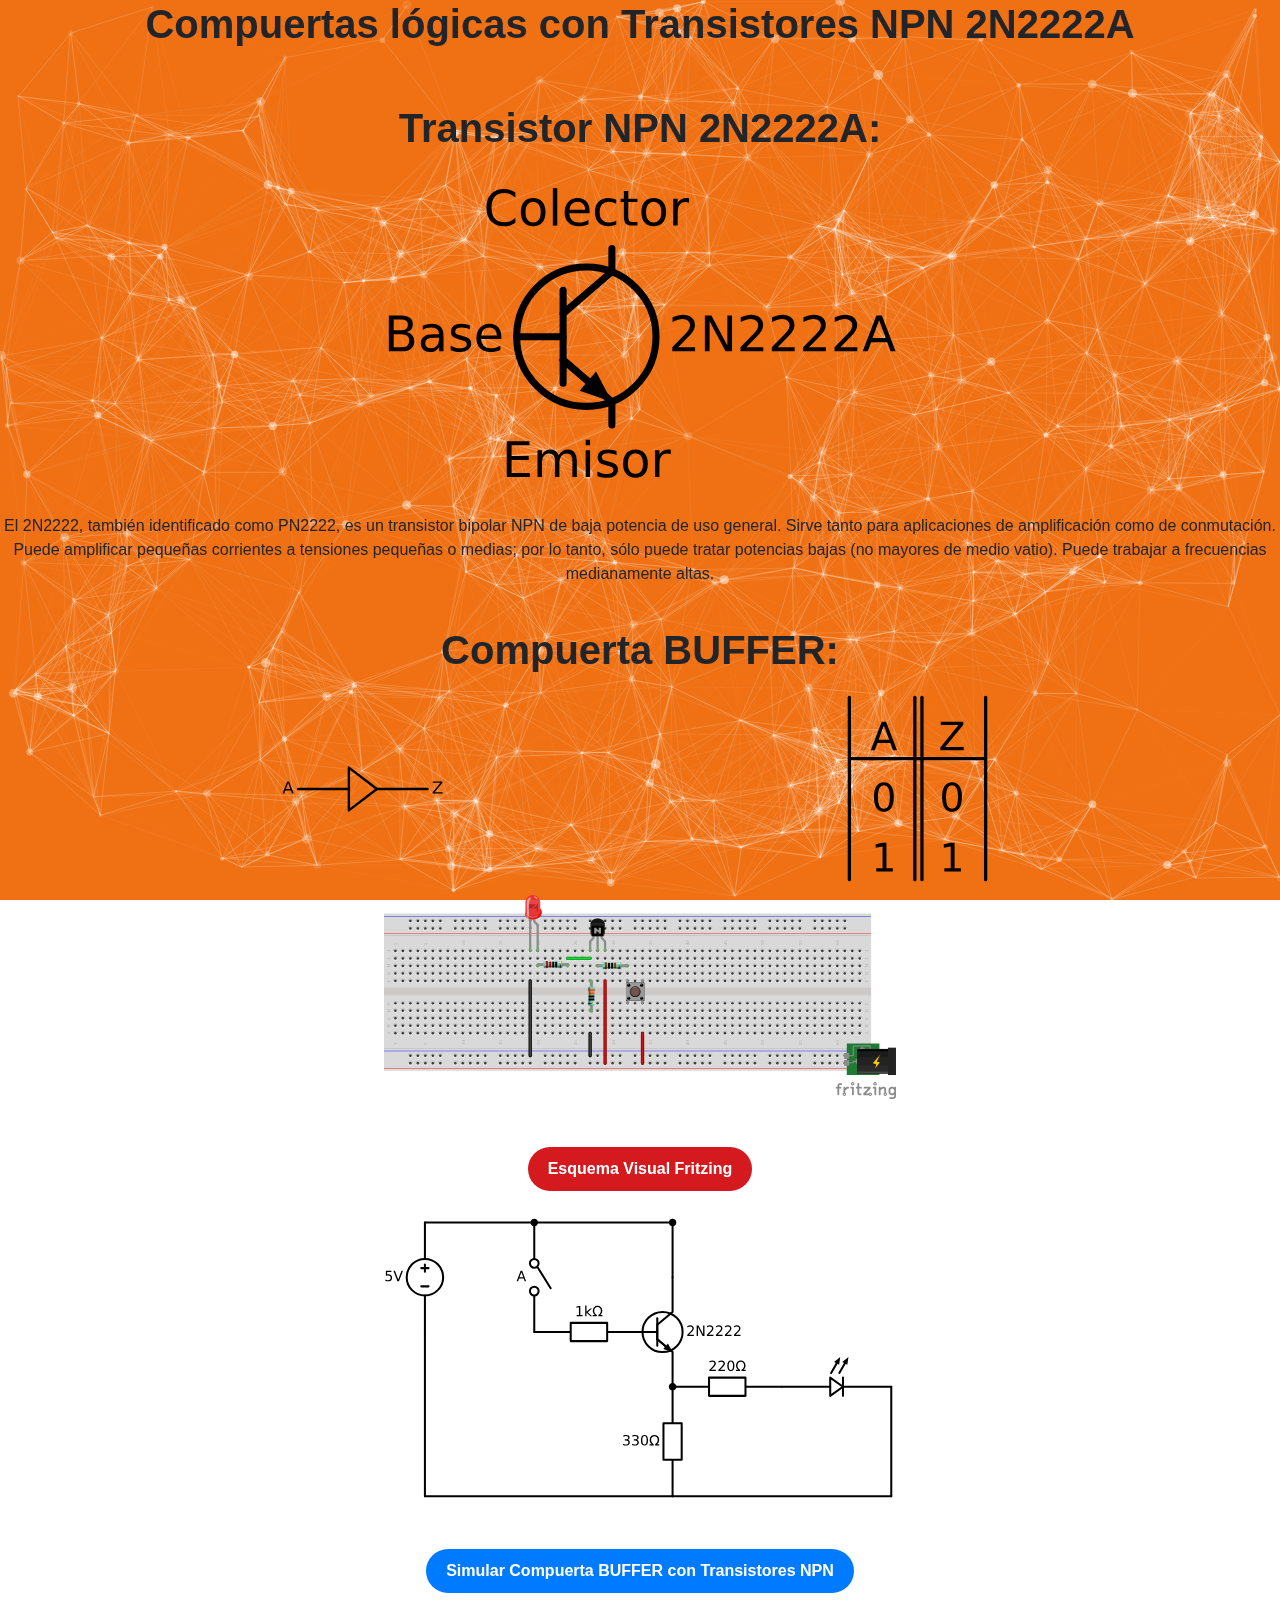
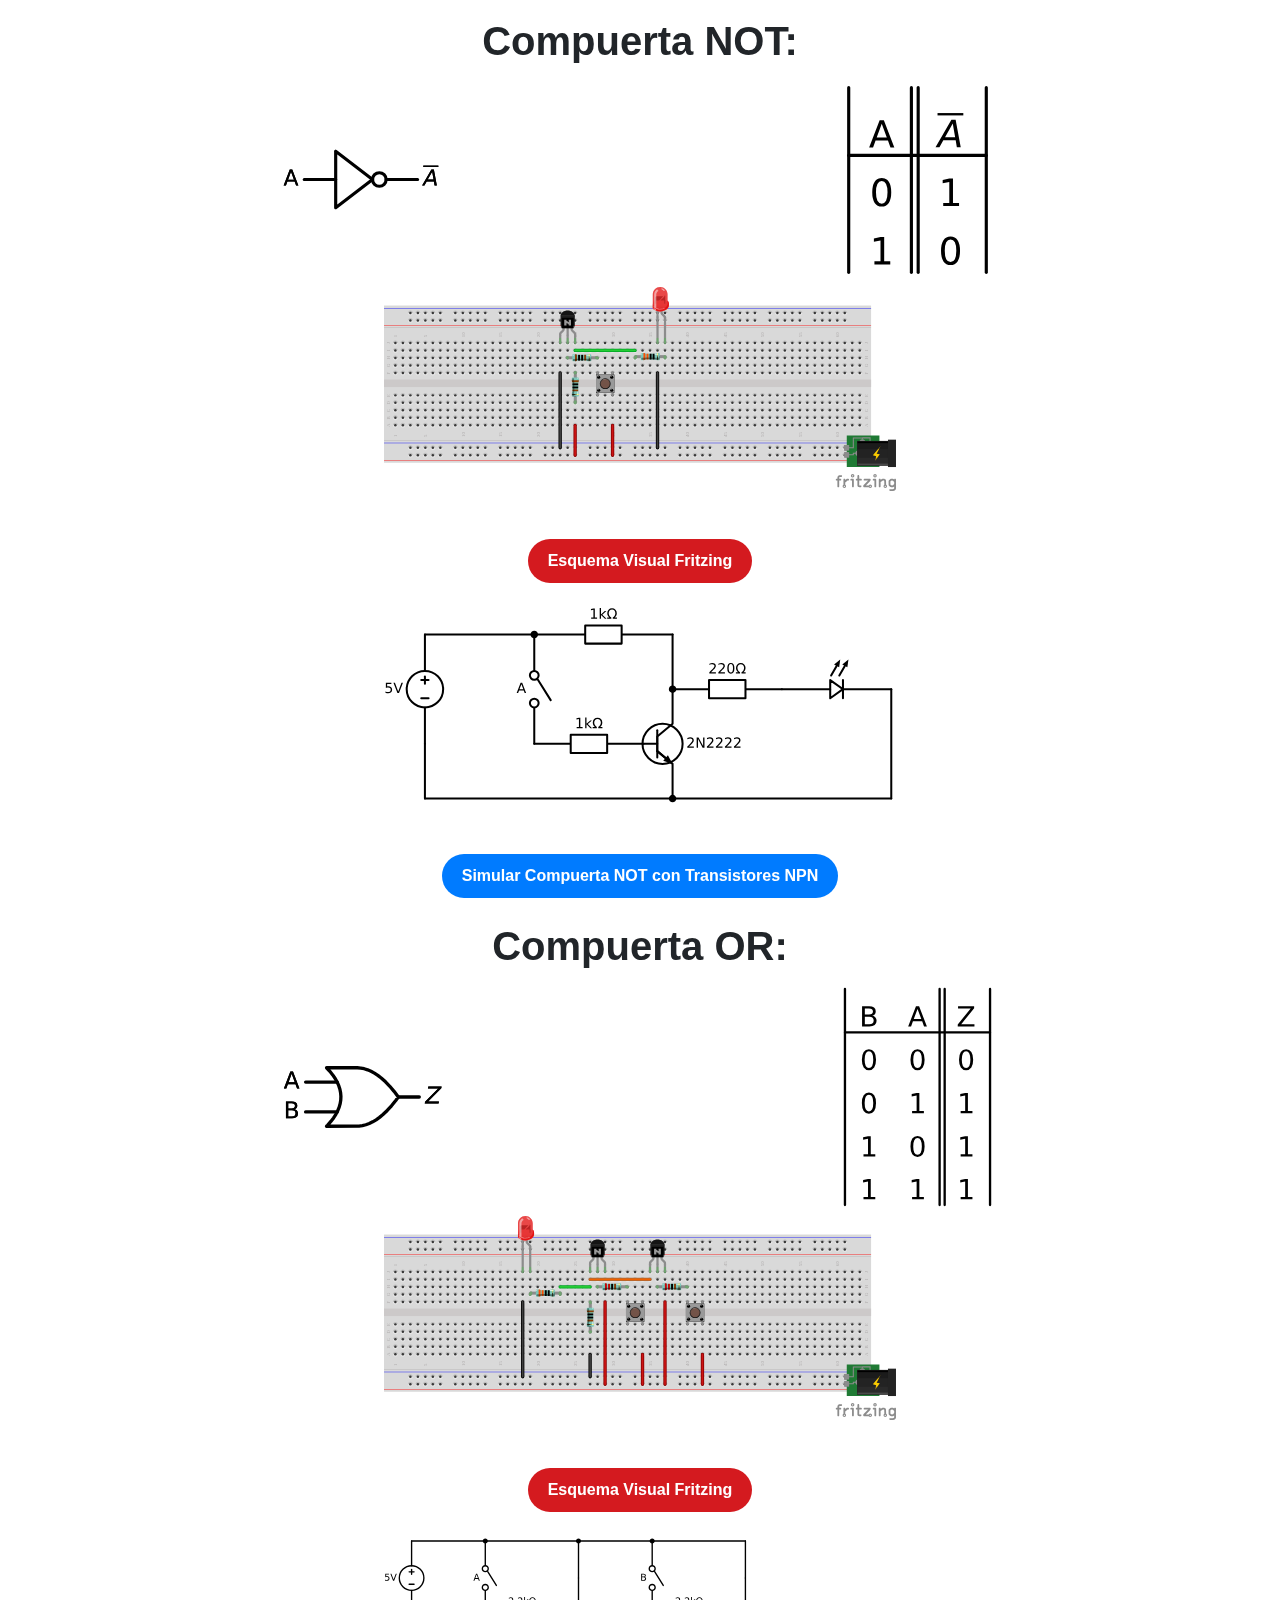
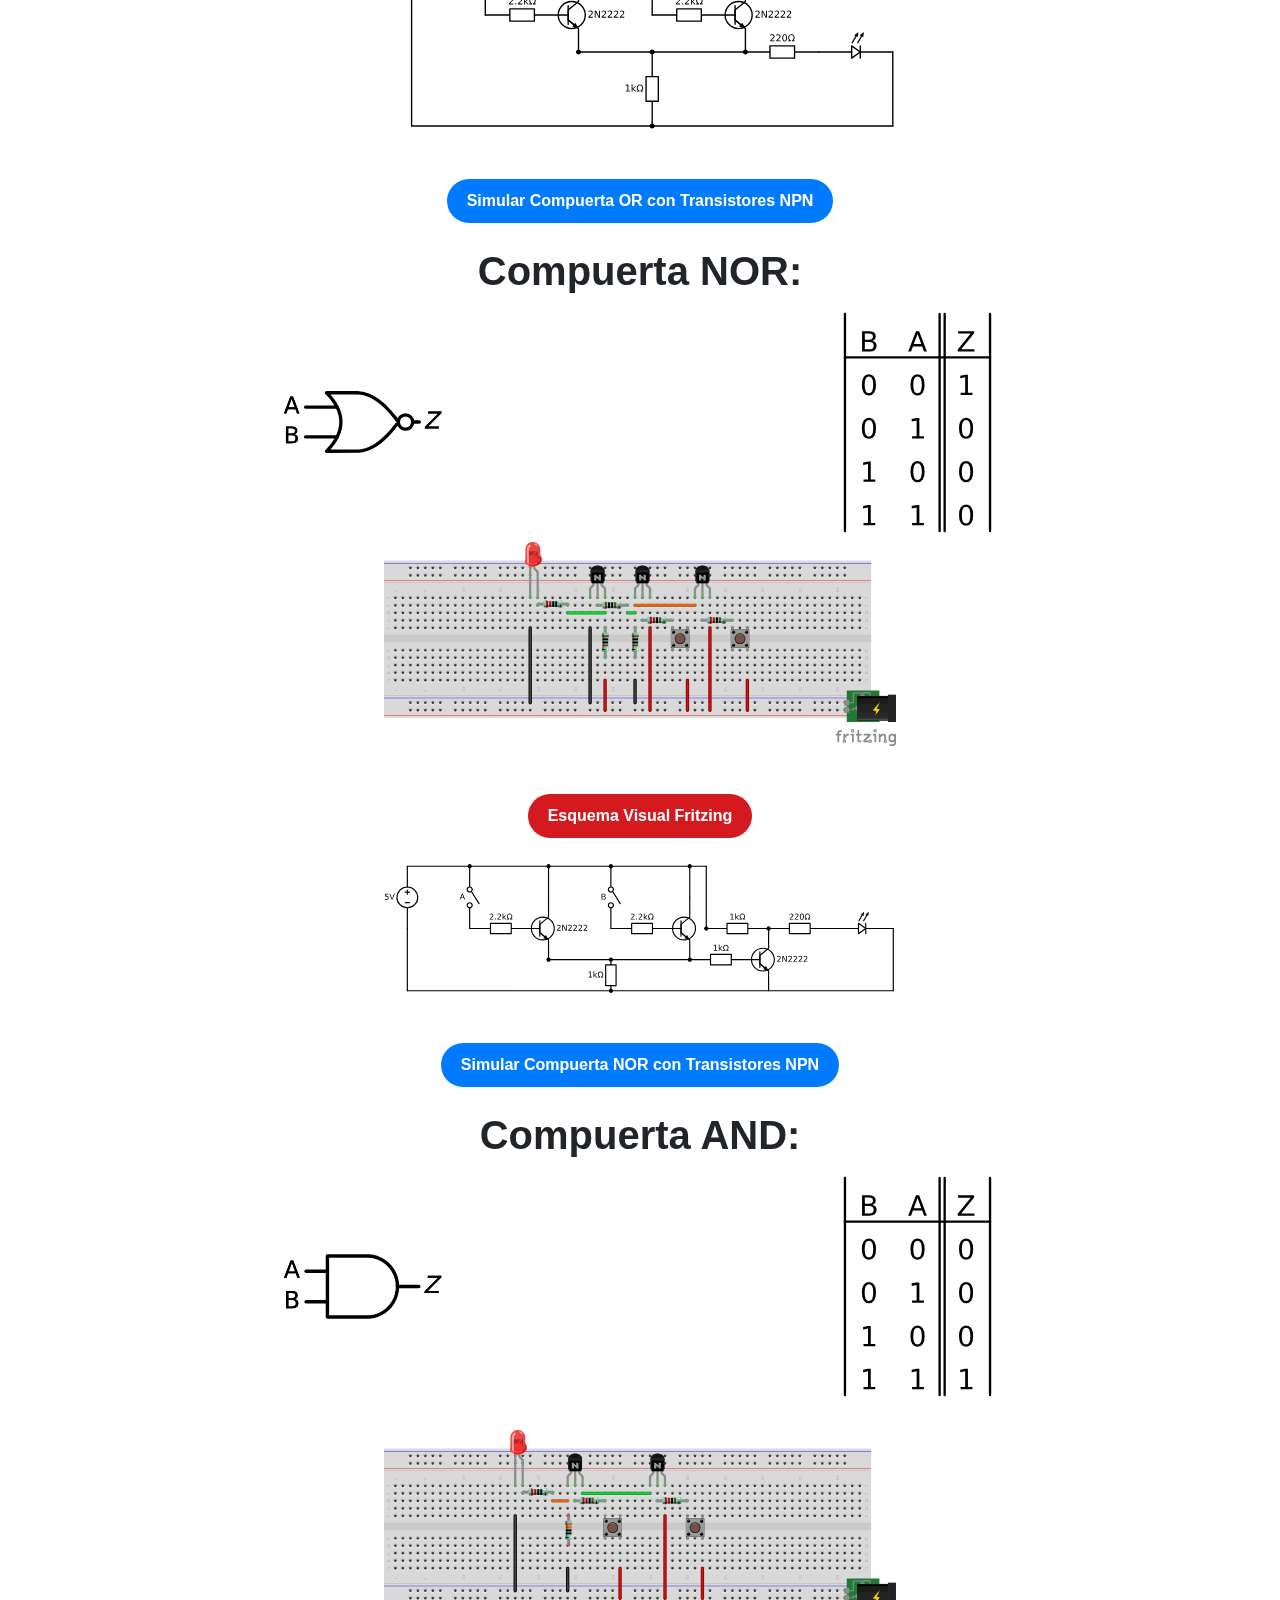
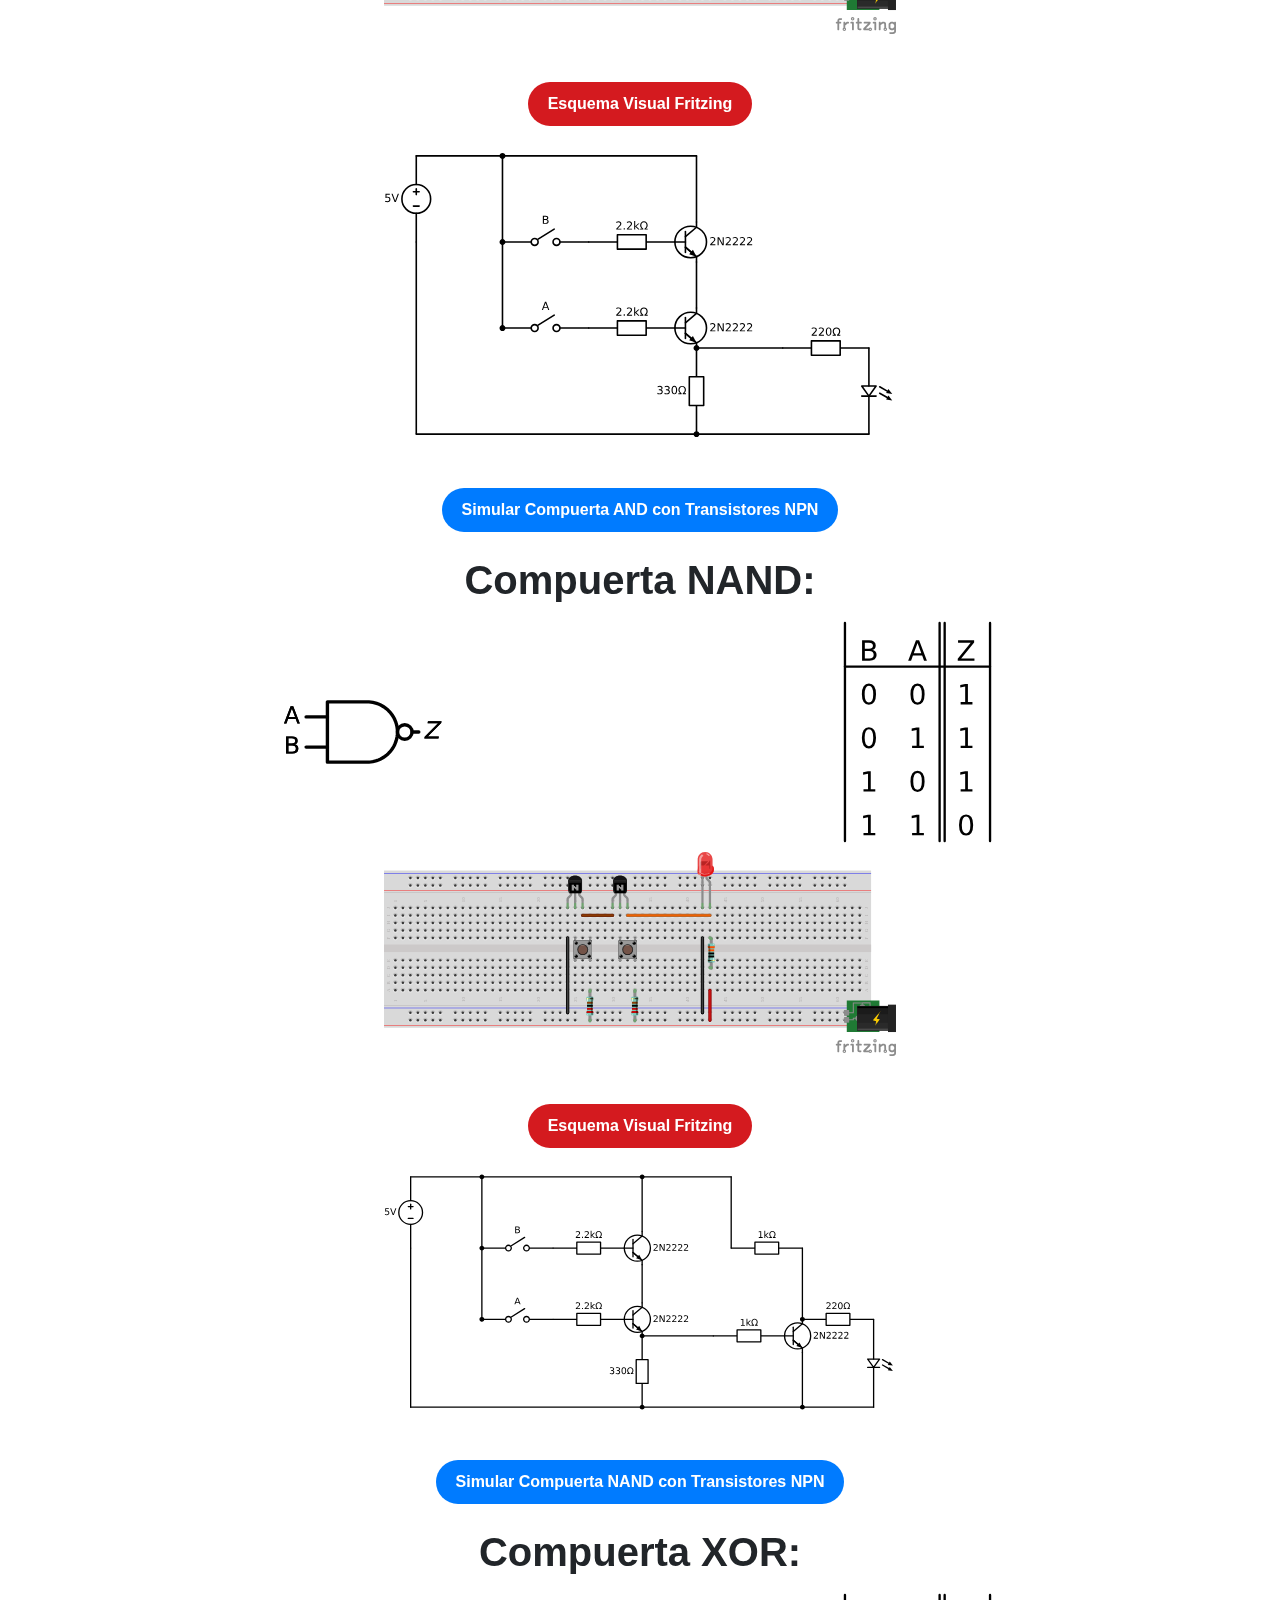
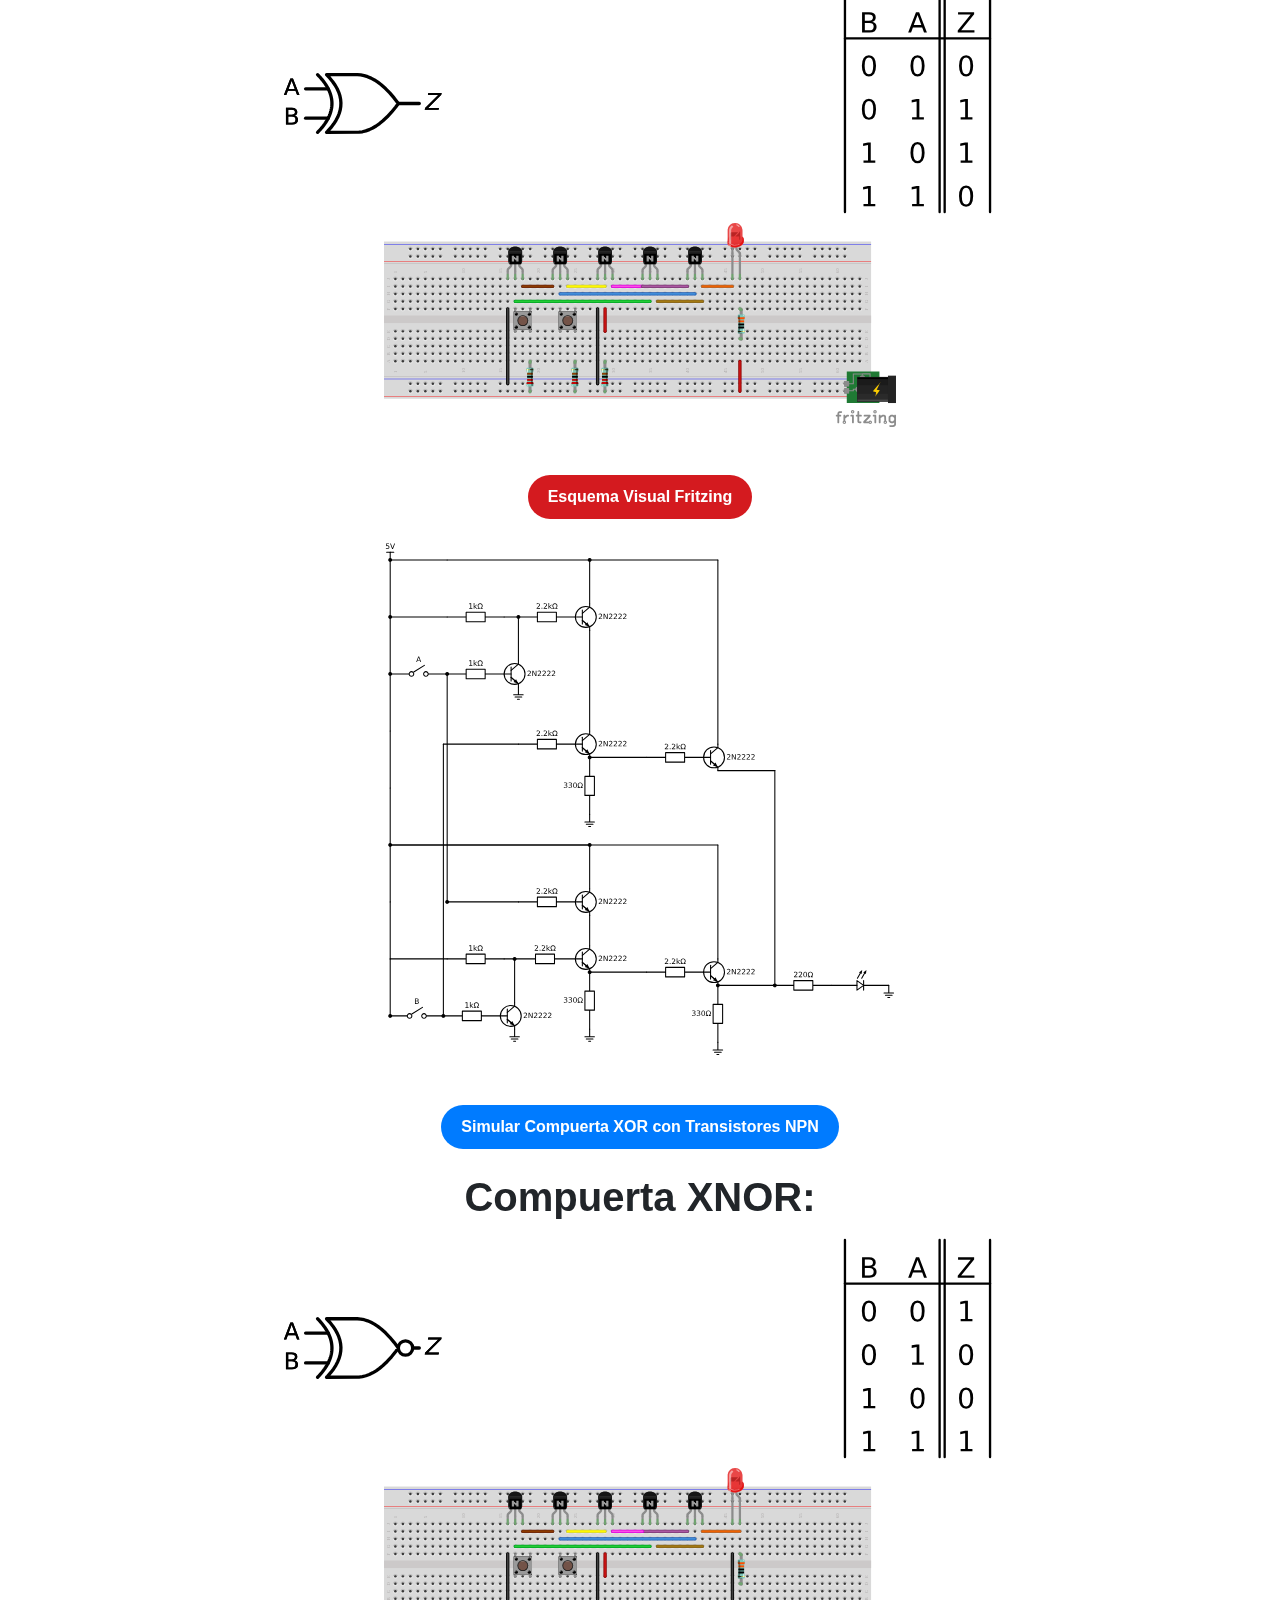
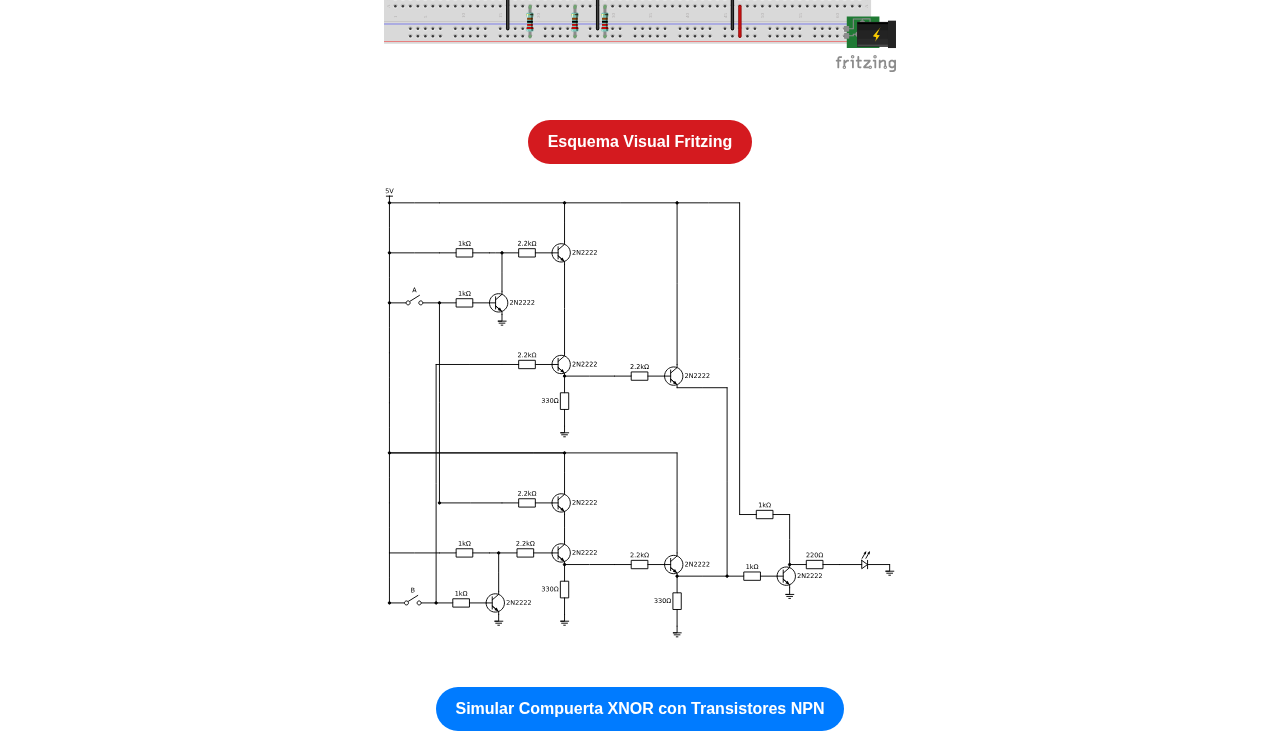
<file: index.html>
<!DOCTYPE html>
<html lang="es">
<head>
    <meta charset="UTF-8">
    <meta name="viewport" content="width=device-width, initial-scale=1.0">
    <link rel="stylesheet" href="libreria/bootstrap/dist/css/bootstrap.min.css">
    <link rel="stylesheet" type="text/css" href="libreria/css/compuertas.css">
    <title>Circuitos Lógicos</title>
    <link rel="apple-touch-icon" sizes="180x180" href="assets/apple-touch-icon.png">
    <link rel="icon" type="image/png" sizes="32x32" href="assets/favicon-32x32.png">
    <link rel="icon" type="image/png" sizes="16x16" href="assets/favicon-16x16.png">
    <link rel="manifest" href="assets/site.webmanifest">
    <!--Javascript funciones logicas
	<script src="js/compuertas.js"></script>-->
    <style>        
        .boton-enlace {
            display: inline-block;
            padding: 10px 20px;
            background-color: #007bff;
            color: #ffffff;
            text-decoration: none;
            border: none;
            cursor: pointer;
            font-size: 16px;
            border-radius: 50px;
            font-weight: bold;
        }

        .boton-enlace:hover {
            background-color: #0056b3;
        }
        .container {
            display: flex;
            justify-content: space-around;
            align-items: center;
        }
        .container img {
            width: 15%; /* Ajusta el ancho de las imágenes según sea necesario */
            height: auto;
        }

        .fritz {
            display: flex;
            flex-direction: column;
            align-items: center;
            text-align: center;
        }

        .fritz img {
            width: 40%; /* Ajusta el ancho de las imágenes según sea necesario */
            height: auto;
            transition: transform 0.3s ease;
        }

        .fritz img.zoom:hover {
            transform: scale(1.5); /* Escala la imagen al 120% cuando se pasa el ratón */
        }
        
        .boton-fritz {
            display: inline-block;
            padding: 10px 20px;
            background-color: #d41a1f;
            color: #ffffff;
            text-decoration: none;
            border: none;
            cursor: pointer;
            font-size: 16px;
            border-radius: 50px;
            font-weight: bold;
        }

        .boton-fritz:hover {
            background-color: #a31518;
        }
        /* Particles.js CSS */
        #particles-js {
            position: fixed;
            width: 100%;
            height: 100%;
            top: 0;
            left: 0;
            z-index: -1;
            background-color: #f07114; /* Fondo negro para asegurar visibilidad de partículas */
        }
    </style>
</head>
<body>
    <div class="container">
	    <div class="row">
		    <div class="col-12">
			    <h1 class="text-center font-weight-bold">Compuertas lógicas con Transistores NPN 2N2222A</h1>
		    </div>
	    </div>
    </div>
    <br>
    <br>
    <!-- Transistor 2N2222A -->
    <div class="container">
	    <div class="row">
		    <div class="col-12">
			    <h1 class="text-center font-weight-bold">Transistor NPN 2N2222A:</h1>
		    </div>
	    </div>
    </div>
    <br>
    <div class="fritz">
        <img src="imagenes/2N2222A.svg" alt="Transistor NPN 2N2222A" class="zoom"><br>
        <p>El 2N2222, también identificado como PN2222, es un transistor bipolar NPN de baja potencia de uso general.
Sirve tanto para aplicaciones de amplificación como de conmutación. Puede amplificar pequeñas corrientes a tensiones pequeñas o medias; por lo tanto, sólo puede tratar potencias bajas (no mayores de medio vatio). Puede trabajar a frecuencias medianamente altas.</p>
    </div>
    <br>
    <!-- Particles.js container -->
    <div id="particles-js"></div>
    <!-- Particles.js container FIN -->

    <!-- Compuerta BUFFER: -->
    <div class="container">
	    <div class="row">
		    <div class="col-12">
			    <h1 class="text-center font-weight-bold">Compuerta BUFFER:</h1>
		    </div>
	    </div>
    </div>
    <div class="container">
        <img src="imagenes/buffer.svg" alt="BUFFER">
        <img src="imagenes/tabla_buffer.svg" alt="BUFFER">
    </div>
    <div class="fritz">
        <img src="parts/BUFFER_bb.svg" alt="BUFFER con Transistores NPN 2N2222A" class="zoom"><br>
        <br>
        <a href="parts/BUFFER.fzz" class="boton-fritz" target="_blank" download="BUFFER.fzz">Esquema Visual Fritzing</a><br>
    </div>
    <div class="fritz">
        <img src="imagenes/yes_diagrama.svg" alt="BUFFER" class="zoom"><br>
        <br>
        <a href="buffer.html" class="boton-enlace" target="_blank">Simular Compuerta BUFFER con Transistores NPN</a>
    </div>
    <br>
	
    <!--Simulacion Interactiva IF
    <div class="row justify-content-center py-4">
    <!-- Lógica Inicio 
    <div class="col-lg-6 container-Left bg-if" id="componentIdIF">
        <div class="ButtonB" id="S1" data-out="0">
            <label class="switch">
                <input type="checkbox" onclick="toggleOutputState('componentIdIF','S1');simulateIFGate('componentIdIF');">
                <span class="slider round"></span>
            </label>
        </div>
        <div class="none"></div>
        <div class="led off" id="out1"><img src="imagenes/diodo-led.svg" class="diodo" /></div>
    </div>-->
	    
    <!-- Tabla Inicio 
    <div class="col-lg-6 table-container">
        <table id="Tif" class="Tabla-V">
            <thead>
                <tr>
                    <th>A</th>
                    <th>Z</th>
                </tr>
            </thead>
            <tbody>
                <tr style="background-color: #FD6F1D">
                    <td>0</td>
                    <td>0</td>
                </tr>
                <tr>
                    <td>1</td>
                    <td>1</td>
                </tr>
            </tbody>
        </table>
    </div>
	    
    </div>
    <br>-->
    <!--Fin de Simulacion IF-->

    <!-- Compuerta NOT: -->
    <div class="container">
	    <div class="row">
		    <div class="col-12">
			    <h1 class="text-center font-weight-bold">Compuerta NOT:</h1>
		    </div>
	    </div>
    </div>
    <div class="container">
        <img src="imagenes/not.svg" alt="NOT">
        <img src="imagenes/tabla_not.svg" alt="NOT">
    </div>
    <div class="fritz">
        <img src="parts/NOT_bb.svg" alt="NOT con Transistores NPN 2N2222A" class="zoom"><br>
        <br>
        <a href="parts/NOT.fzz" class="boton-fritz" target="_blank" download="NOT.fzz">Esquema Visual Fritzing</a><br>
    </div>
    <div class="fritz">
        <img src="imagenes/not_diagrama.svg" alt="NOT" class="zoom"><br>
        <br>
        <a href="not.html" class="boton-enlace" target="_blank">Simular Compuerta NOT con Transistores NPN</a>
    </div>
    <br>
     	
    <!--Simulacion Interactiva NOT-->
	<!--
    <div class="row justify-content-center py-4">
    <!-- Lógica Inicio -->
	    <!--
    <div class="col-lg-6 container-Left bg-not" id="componentIdNOT">
        <div class="ButtonB" id="S1" data-out="0">
            <label class="switch">
                <input type="checkbox" onclick="toggleOutputState('componentIdNOT','S1');simulateNOTGate('componentIdNOT');">
                <span class="slider round"></span>
            </label>
        </div>
        <div class="none"></div>
        <div class="led off" id="out1"><img src="imagenes/diodo-led.svg" class="diodo" /></div>
    </div>-->
    <!-- Tabla Inicio -->
	    <!--
    <div class="col-lg-6 table-container">
        <table id="Tnot" class="Tabla-V">
            <thead>
                <tr>
                    <th>A</th>
                    <th>Z</th>
                </tr>
            </thead>
            <tbody>
                <tr style="background-color: #FD6F1D">
                    <td>0</td>
                    <td>1</td>
                </tr>
                <tr>
                    <td>1</td>
                    <td>0</td>
                </tr>
            </tbody>
        </table>
    </div>
	    
    </div>
    <br>-->
    <!--Fin de Simulacion NOT-->

    <!-- Compuerta OR: -->
    <div class="container">
	    <div class="row">
		    <div class="col-12">
			    <h1 class="text-center font-weight-bold">Compuerta OR:</h1>
		    </div>
	    </div>
    </div>
    
    <div class="container">
        <img src="imagenes/or.svg" alt="OR">
        <img src="imagenes/tabla_or.svg" alt="OR">
    </div>
    <div class="fritz">
        <img src="parts/OR_bb.svg" alt="OR con Transistores NPN 2N2222A" class="zoom"><br>
        <br>
        <a href="parts/OR.fzz" class="boton-fritz" target="_blank" download="OR.fzz">Esquema Visual Fritzing</a><br>
    </div>
    <div class="fritz">
        <img src="imagenes/or_diagrama.svg" alt="OR" class="zoom"><br>
        <br>
        <a href="or.html" class="boton-enlace" target="_blank">Simular Compuerta OR con Transistores NPN</a>
    </div>
    <br>
	
    <!--Simulacion Interactiva OR-->
   <!-- <div class="row justify-content-center py-4">-->
    <!-- Lógica Inicio -->
   <!-- <div class="col-lg-6 container-Left bg-or" id="componentIdOR">
        <div class="ButtonA" id="S1" data-out="0">
            <label class="switch">
                <input type="checkbox" onclick="toggleOutputState('componentIdOR','S1');simulateORGate('componentIdOR');">
                <span class="slider round"></span>
            </label>
        </div>
        <div class="ButtonB" id="S2" data-out="0">
            <label class="switch">
                <input type="checkbox" onclick="toggleOutputState('componentIdOR','S2');simulateORGate('componentIdOR');">
                <span class="slider round"></span>
            </label>
        </div>
        <div class="none"></div>
        <div class="led off" id="out1"><img src="imagenes/diodo-led.svg" class="diodo" /></div>
    </div>-->
    <!-- Tabla Inicio -->
   <!-- <div class="col-lg-6 table-container">
        <table id="Tor" class="Tabla-V">
            <thead>
                <tr>
                    <th>B</th>
                    <th>A</th>
                    <th>Z</th>
                </tr>
            </thead>
            <tbody>
                <tr style="background-color: #FD6F1D">
                    <td>0</td>
                    <td>0</td>
                    <td>0</td>
                </tr>
                <tr>
                    <td>0</td>
                    <td>1</td>
                    <td>1</td>
                </tr>
                <tr>
                    <td>1</td>
                    <td>0</td>
                    <td>1</td>
                </tr>
                <tr>
                    <td>1</td>
                    <td>1</td>
                    <td>1</td>
                </tr>
            </tbody>
        </table>
    </div>
	    
    </div>
    <br>-->
    <!--Fin de Simulacion OR-->

    
    <!-- Compuerta NOR: -->
    <div class="container">
	    <div class="row">
		    <div class="col-12">
			    <h1 class="text-center font-weight-bold">Compuerta NOR:</h1>
		    </div>
	    </div>
    </div>

    <div class="container">
        <img src="imagenes/nor.svg" alt="NOR">
        <img src="imagenes/tabla_nor.svg" alt="NOR">
    </div>
    <div class="fritz">
        <img src="parts/NOR_bb.svg" alt="NOR con Transistores NPN 2N2222A" class="zoom"><br>
        <br>
        <a href="parts/NOR.fzz" class="boton-fritz" target="_blank" download="NOR.fzz">Esquema Visual Fritzing</a><br>
    </div>
    <div class="fritz">
        <img src="imagenes/nor_diagrama.svg" alt="NOR" class="zoom"><br>
        <br>
        <a href="nor.html" class="boton-enlace" target="_blank">Simular Compuerta NOR con Transistores NPN</a>
    </div>
    <br>
	
    <!--Simulacion Interactiva NOR-->
    <!--<div class="row justify-content-center py-4">-->
    <!-- Lógica Inicio -->
    <!--<div class="col-lg-6 container-Left bg-nor" id="componentIdNOR">
        <div class="ButtonA" id="S1" data-out="0">
            <label class="switch">
                <input type="checkbox" onclick="toggleOutputState('componentIdNOR','S1');simulateNORGate('componentIdNOR');">
                <span class="slider round"></span>
            </label>
        </div>
        <div class="ButtonB" id="S2" data-out="0">
            <label class="switch">
                <input type="checkbox" onclick="toggleOutputState('componentIdNOR','S2');simulateNORGate('componentIdNOR');">
                <span class="slider round"></span>
            </label>
        </div>
        <div class="none"></div>
        <div class="led off" id="out1"><img src="imagenes/diodo-led.svg" class="diodo" /></div>
    </div>-->
    <!-- Tabla Inicio -->
    <!--<div class="col-lg-6 table-container">
        <table id="Tnor" class="Tabla-V">
            <thead>
                <tr>
                    <th>B</th>
                    <th>A</th>
                    <th>Z</th>
                </tr>
            </thead>
            <tbody>
                <tr style="background-color: #FD6F1D">
                    <td>0</td>
                    <td>0</td>
                    <td>1</td>
                </tr>
                <tr>
                    <td>0</td>
                    <td>1</td>
                    <td>0</td>
                </tr>
                <tr>
                    <td>1</td>
                    <td>0</td>
                    <td>0</td>
                </tr>
                <tr>
                    <td>1</td>
                    <td>1</td>
                    <td>0</td>
                </tr>
            </tbody>
        </table>
    </div>
	    
    </div>
    <br>-->
    <!--Fin de Simulacion NOR-->

    <!-- Compuerta AND: -->
    <div class="container">
	    <div class="row">
		    <div class="col-12">
			    <h1 class="text-center font-weight-bold">Compuerta AND:</h1>
		    </div>
	    </div>
    </div>
    
    <div class="container">
        <img src="imagenes/and.svg" alt="AND">
        <img src="imagenes/tabla_and.svg" alt="AND">
    </div>
    <br>
    <div class="fritz">
        <img src="parts/AND_bb.svg" alt="AND con Transistores NPN 2N2222A" class="zoom"><br>
        <br>
        <a href="parts/AND.fzz" class="boton-fritz" target="_blank" download="AND.fzz">Esquema Visual Fritzing</a><br>
    </div>
    <div class="fritz">
        <img src="imagenes/and_diagrama.svg" alt="AND" class="zoom"><br>
        <br>
        <a href="and.html" class="boton-enlace" target="_blank">Simular Compuerta AND con Transistores NPN</a>
    </div>
    <br>

    <!--Simulacion Interactiva AND-->
   <!-- <div class="row justify-content-center py-4">-->
    <!-- Lógica Inicio -->
  <!--  <div class="col-lg-6 container-Left bg-and" id="componentId">
        <div class="ButtonA" id="S1" data-out="0">
            <label class="switch">
                <input type="checkbox" onclick="toggleOutputState('componentId','S1');simulateANDGate('componentId');">
                <span class="slider round"></span>
            </label>
        </div>
        <div class="ButtonB" id="S2" data-out="0">
            <label class="switch">
                <input type="checkbox" onclick="toggleOutputState('componentId','S2');simulateANDGate('componentId');">
                <span class="slider round"></span>
            </label>
        </div>
        <div class="none"></div>
        <div class="led off" id="out1"><img src="imagenes/diodo-led.svg" class="diodo" /></div>
    </div>-->
    <!-- Tabla Inicio -->
    <!--<div class="col-lg-6 table-container">
        <table id="Tand" class="Tabla-V">
            <thead>
                <tr>
                    <th>B</th>
                    <th>A</th>
                    <th>Z</th>
                </tr>
            </thead>
            <tbody>
                <tr style="background-color: #FD6F1D">
                    <td>0</td>
                    <td>0</td>
                    <td>0</td>
                </tr>
                <tr>
                    <td>0</td>
                    <td>1</td>
                    <td>0</td>
                </tr>
                <tr>
                    <td>1</td>
                    <td>0</td>
                    <td>0</td>
                </tr>
                <tr>
                    <td>1</td>
                    <td>1</td>
                    <td>1</td>
                </tr>
            </tbody>
        </table>
    </div>-->
    <!-- Fin Tabla -->
    <!--</div>
    <br>-->
    <!--Fin de Simulacion AND-->

    <!-- Compuerta NAND: -->
    <div class="container">
	    <div class="row">
		    <div class="col-12">
			    <h1 class="text-center font-weight-bold">Compuerta NAND:</h1>
		    </div>
	    </div>
    </div>
    
    <div class="container">
        <img src="imagenes/nand.svg" alt="NAND">
        <img src="imagenes/tabla_nand.svg" alt="NAND">
    </div>
    <div class="fritz">
        <img src="parts/NAND_bb.svg" alt="NAND con Transistores NPN 2N2222A" class="zoom"><br>
        <br>
        <a href="parts/NAND.fzz" class="boton-fritz" target="_blank" download="NAND.fzz">Esquema Visual Fritzing</a><br>
    </div>
    <div class="fritz">
        <img src="imagenes/nand_diagrama.svg" alt="NAND" class="zoom"><br>
        <br>
        <a href="nand.html" class="boton-enlace" target="_blank">Simular Compuerta NAND con Transistores NPN</a>
    </div>
    <br>
	
    <!--Simulacion Interactiva NAND-->
   <!-- <div class="row justify-content-center py-4">-->
    <!-- Lógica Inicio -->
   <!-- <div class="col-lg-6 container-Left bg-nand" id="componentIdNAND">
        <div class="ButtonA" id="S1" data-out="0">
            <label class="switch">
                <input type="checkbox" onclick="toggleOutputState('componentIdNAND','S1');simulateNANDGate('componentIdNAND');">
                <span class="slider round"></span>
            </label>
        </div>
        <div class="ButtonB" id="S2" data-out="0">
            <label class="switch">
                <input type="checkbox" onclick="toggleOutputState('componentIdNAND','S2');simulateNANDGate('componentIdNAND');">
                <span class="slider round"></span>
            </label>
        </div>
        <div class="none"></div>
        <div class="led off" id="out1"><img src="imagenes/diodo-led.svg" class="diodo" /></div>
    </div>-->
    <!-- Tabla Inicio -->
  <!--  <div class="col-lg-6 table-container">
        <table id="Tnand" class="Tabla-V">
            <thead>
                <tr>
                    <th>B</th>
                    <th>A</th>
                    <th>Z</th>
                </tr>
            </thead>
            <tbody>
                <tr style="background-color: #FD6F1D">
                    <td>0</td>
                    <td>0</td>
                    <td>1</td>
                </tr>
                <tr>
                    <td>0</td>
                    <td>1</td>
                    <td>1</td>
                </tr>
                <tr>
                    <td>1</td>
                    <td>0</td>
                    <td>1</td>
                </tr>
                <tr>
                    <td>1</td>
                    <td>1</td>
                    <td>0</td>
                </tr>
            </tbody>
        </table>
    </div>
    
    </div>
    <br>-->
    <!--Fin de Simulacion NAND-->

    <!-- Compuerta XOR: -->
    <div class="container">
	    <div class="row">
		    <div class="col-12">
			    <h1 class="text-center font-weight-bold">Compuerta XOR:</h1>
		    </div>
	    </div>
    </div>    
    <div class="container">
        <img src="imagenes/xor.svg" alt="XOR">
        <img src="imagenes/tabla_xor.svg" alt="XOR">
    </div>
    <div class="fritz">
        <img src="parts/XOR_bb.svg" alt="XOR con Transistores NPN 2N2222A" class="zoom"><br>
        <br>
        <a href="parts/XOR.fzz" class="boton-fritz" target="_blank" download="XOR.fzz">Esquema Visual Fritzing</a><br>
    </div>
    <div class="fritz">
        <img src="imagenes/xor_diagrama.svg" alt="XOR" class="zoom"><br>
        <br>
        <a href="xor.html" class="boton-enlace" target="_blank">Simular Compuerta XOR con Transistores NPN</a>
    </div>
    <br>

    <!--Simulacion Interactiva XOR-->
 <!--   <div class="row justify-content-center py-4">-->
    <!-- Lógica Inicio -->
 <!--   <div class="col-lg-6 container-Left bg-xor" id="componentIdXOR">
        <div class="ButtonA" id="S1" data-out="0">
            <label class="switch">
                <input type="checkbox" onclick="toggleOutputState('componentIdXOR','S1');simulateXORGate('componentIdXOR');">
                <span class="slider round"></span>
            </label>
        </div>
        <div class="ButtonB" id="S2" data-out="0">
            <label class="switch">
                <input type="checkbox" onclick="toggleOutputState('componentIdXOR','S2');simulateXORGate('componentIdXOR');">
                <span class="slider round"></span>
            </label>
        </div>
        <div class="none"></div>
        <div class="led off" id="out1"><img src="imagenes/diodo-led.svg" class="diodo" /></div>
    </div>-->
    <!-- Tabla Inicio -->
   <!-- <div class="col-lg-6 table-container">
        <table id="Txor" class="Tabla-V">
            <thead>
                <tr>
                    <th>B</th>
                    <th>A</th>
                    <th>Z</th>
                </tr>
            </thead>
            <tbody>
                <tr style="background-color: #FD6F1D">
                    <td>0</td>
                    <td>0</td>
                    <td>0</td>
                </tr>
                <tr>
                    <td>0</td>
                    <td>1</td>
                    <td>1</td>
                </tr>
                <tr>
                    <td>1</td>
                    <td>0</td>
                    <td>1</td>
                </tr>
                <tr>
                    <td>1</td>
                    <td>1</td>
                    <td>0</td>
                </tr>
            </tbody>
        </table>
    </div>
	    
    </div>
    <br>-->
    <!--Fin de Simulacion XOR-->

    <!-- Compuerta XNOR: -->
    <div class="container">
	    <div class="row">
		    <div class="col-12">
			    <h1 class="text-center font-weight-bold">Compuerta XNOR:</h1>
		    </div>
	    </div>
    </div>
    <div class="container">
        <img src="imagenes/xnor.svg" alt="XNOR">
        <img src="imagenes/tabla_xnor.svg" alt="XNOR">
    </div>
    <div class="fritz">
        <img src="parts/XNOR_bb.svg" alt="XNOR con Transistores NPN 2N2222A" class="zoom"><br>
        <br>
        <a href="parts/XNOR.fzz" class="boton-fritz" target="_blank" download="XNOR.fzz">Esquema Visual Fritzing</a><br>
    </div>
    <div class="fritz">
        <img src="imagenes/xnor_diagrama.svg" alt="XNOR" class="zoom"><br>
        <br>
        <a href="xnor.html" class="boton-enlace" target="_blank">Simular Compuerta XNOR con Transistores NPN</a>
    </div>
    <br>
	
    <!--Simulacion Interactiva XNOR-->
    <!--<div class="row justify-content-center py-4">-->
    <!--Logica Inicio-->
    <!--<div class="col-lg-6 container-Left bg-xnor" id="componentIdXNOR">
        <div class="ButtonA" id="S1" data-out="0">
            <label class="switch">
                <input type="checkbox" onclick="toggleOutputState('componentIdXNOR','S1');simulateXNORGate('componentIdXNOR');">
                <span class="slider round"></span>
            </label>
        </div>
        <div class="ButtonB" id="S2" data-out="0">
            <label class="switch">
                <input type="checkbox" onclick="toggleOutputState('componentIdXNOR','S2');simulateXNORGate('componentIdXNOR');">
                <span class="slider round"></span>
            </label>
        </div>
        <div class="none"></div>
        <div class="led off" id="out1"><img src="imagenes/diodo-led.svg" class="diodo" /></div>
    </div>-->
    <!--Tabla Inicio-->
    <!--<div class="col-lg-6 table-container">
        <table id="Txnor" class="Tabla-V">
            <thead>
                <tr>
                    <th>B</th>
                    <th>A</th>
                    <th>Z</th>
                </tr>
            </thead>
            <tbody>
                <tr style="background-color: #FD6F1D">
                    <td>0</td>
                    <td>0</td>
                    <td>1</td>
                </tr>
                <tr>
                    <td>0</td>
                    <td>1</td>
                    <td>0</td>
                </tr>
                <tr>
                    <td>1</td>
                    <td>0</td>
                    <td>0</td>
                </tr>
                <tr>
                    <td>1</td>
                    <td>1</td>
                    <td>1</td>
                </tr>
            </tbody>
        </table>
    </div>

    </div>
    <br>-->
    <!--Fin de Simulacion XNOR-->
	
    <script src="particulas/particles.js"></script>
    <script src="particulas/demo/js/app.js"></script>
    
    <script>
        var update;
        update = function() {
            requestAnimationFrame(update);
        };
        requestAnimationFrame(update);
    </script>
    
</body>
</html>
</file>
<file: libreria/css/compuertas.css>
.container-Left {  
  display: grid;
  grid-template-columns: 1fr 1fr 1fr;
  grid-template-rows: 1fr 1fr;
  gap: 0px 0px;
  grid-auto-flow: row;
  justify-items: stretch;
  align-items: center;
  width: 300px;
  height: 200px;
  max-width: 300px;
  max-height: 200px;
  min-width: 300px;
  min-height: 200px;
}

.bg-and{
  background-image: url("images/compuertas/AND.png");
  background-position: center;
  background-repeat: no-repeat;
  background-size: cover;
}
.bg-or{
  background-image: url("images/compuertas/OR.png");
  background-position: center;
  background-repeat: no-repeat;
  background-size: cover;
}
.bg-nand{
  background-image: url("images/compuertas/NAND.png");
  background-position: center;
  background-repeat: no-repeat;
  background-size: cover;
}
.bg-nor{
  background-image: url("images/compuertas/NOR.png");
  background-position: center;
  background-repeat: no-repeat;
  background-size: cover;
}
.bg-xor{
  background-image: url("images/compuertas/XOR.png");
  background-position: center;
  background-repeat: no-repeat;
  background-size: cover;
}
.bg-xnor{
  background-image: url("images/compuertas/XNOR.png");
  background-position: center;
  background-repeat: no-repeat;
  background-size: cover;
}
.bg-not{
  background-image: url("images/compuertas/NOT.png");
  background-position: center;
  background-repeat: no-repeat;
  background-size: cover;
}
.bg-if{
  background-image: url("images/compuertas/IF.png");
  background-position: center;
  background-repeat: no-repeat;
  background-size: cover;
}

.none {
  align-self: stretch;
  grid-area: 1 / 1 / 3 / 3;
  width: 200px;
  height: 200px;
  z-index: -1;
}

.led {
  justify-self: center; 
  align-self: center; 
  grid-area: 1 / 3 / 2 / 4; 
  width: 0px;
  height: 0px;
  overflow: visible;
  display: flex;
  justify-content: center; 
  align-items: center;
}

.ButtonA { grid-area: 1 / 1 / 2 / 2; 
}

.ButtonB { grid-area: 2 / 1 / 3 / 2;    

}

.diodo{
    z-index: 1;
    width: 100px;
    height: 100px;
}

.led.off{
    transition-property: transform,box-shadow,  -moz-box-shadow,-webkit-box-shadow;
    transition-duration: 500ms;
    transition-timing-function: ease;
    -webkit-box-shadow: 3px -10px 35px 28px rgba(0,0,0,0);
    -moz-box-shadow: 3px -10px 35px 28px rgba(0,0,0,0);
    box-shadow: 3px -10px 35px 28px rgba(0,0,0,0);
}

.led.on{
    transition-property: transform,box-shadow,  -moz-box-shadow,-webkit-box-shadow;
    transition-duration: 500ms;
    transition-timing-function: ease;
    -webkit-box-shadow: 3px -10px 50px 32px rgba(133,240,3,1);
    -moz-box-shadow: 3px -10px 50px 32px rgba(133,240,3,1);
    box-shadow: 3px -10px 50px 32px rgba(133,240,3,1);
}

.switch {
  position: relative;
  display: inline-block;
  width: 94px;
  height: 48px;
}

.switch input { 
  opacity: 0;
  width: 0;
  height: 0;
}

.slider {
  position: absolute;
  cursor: pointer;
  top: 0;
  left: 0;
  right: 0;
  bottom: 0;
  background-color: #b50b12;
  -webkit-transition: .4s;
  transition: .4s;
}

.slider:before {
  position: absolute;
  content: "";
  height: 39px;
  width: 39px;
  left: 2px;
  bottom: 2px;
  background-color: white;
  -webkit-transition: .4s;
  transition: .4s;
}

input:checked + .slider {
  background-color: #21a631;
}

input:focus + .slider {
  box-shadow: 0 0 1px #21a631;
}

input:checked + .slider:before {
  -webkit-transform: translateX(46px);
  -ms-transform: translateX(46px);
  transform: translateX(46px);
  color:#b50b12;
}

.slider.round {
  border-radius: 34px;
  border: solid black 3px ;
}

.slider.round:before {
  display: flex;
  justify-content: center; 
  align-items: center;
  border-radius: 50%;
  content:"0";
  font-weight: 700;
  color: #b50b12;
}
 
input:checked + .slider.round:before {
    content: "1";
}

table.Tabla-V {
  border: 2px solid #690808;
  background-color: #43394a;
  width: 300px;
  height: 200px;
  text-align: center;
  max-width: 300px;
  max-height: 200px;
  min-width: 300px;
  min-height: 200px;
}

table.Tabla-V td, table.Tabla-V th {
  border: 1px solid #0c0233;
  padding: 5px 10px;
}

table.Tabla-V tbody td {
  font-size: 12px;
  font-weight: bold;
  color: #FFFFFF;
}

table.Tabla-V tr:nth-child(even) {
  background: #999990;
}

table.Tabla-V thead {
  background: #056120;
  border-bottom: 0px solid #398AA4;
}

table.Tabla-V thead th {
  font-size: 15px;
  font-weight: bold;
  color: #FFFFFF;
  text-align: center;
}

table.Tabla-V tfoot td {
  font-size: 13px;
}

table.Tabla-V tfoot .links {
  text-align: right;
}

table.Tabla-V tfoot .links a{
  display: inline-block;
  background: #FFFFFF;
  color: #398AA4;
  padding: 2px 8px;
  border-radius: 5px;
}

.table-container{
    display: flex;
    justify-content: center;
    justify-items: stretch;
    padding-bottom: 2em;
}

.table-container tr{
    transition-property: background-color;
    transition-duration: 500ms;
    transition-timing-function: ease;
}
</file>
